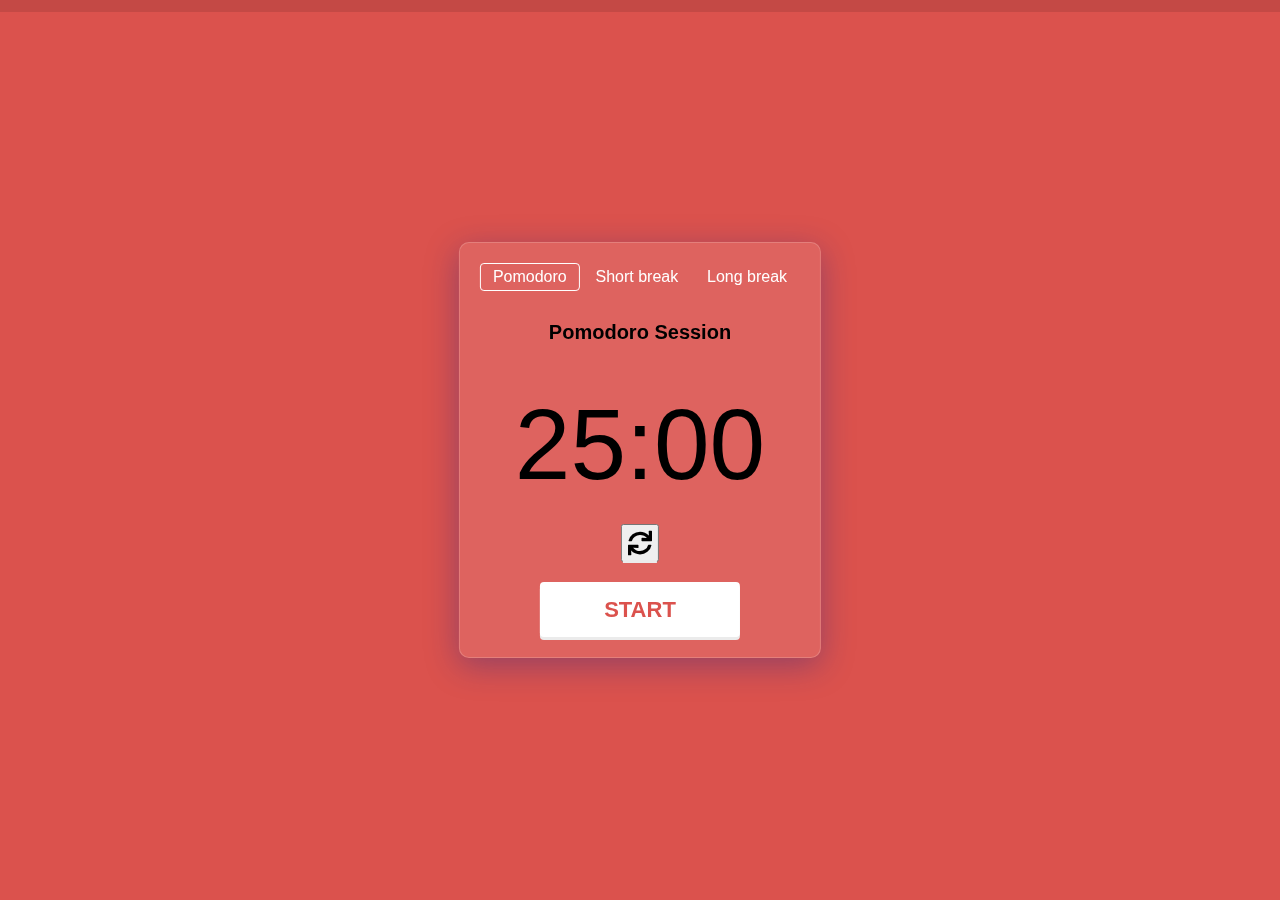
<file: 25+5-clock-pomodoro/index.html>
<!DOCTYPE html>
<html lang="en">

<head>
  <meta charset="UTF-8" />
  <meta name="viewport" content="width=device-width, initial-scale=1.0" />
  <link rel="stylesheet" href="https://cdnjs.cloudflare.com/ajax/libs/font-awesome/5.15.3/css/all.min.css" />
  <link rel="stylesheet" href="styles.css" />
  <title> 25 + 5 Clock-Pomodoro Clock</title>
</head>

<body>
  <main class="app">
    <progress id="js-progress" value="0"></progress>
    <div class="progress-bar"></div>
    <div class="timer">
      <div class="button-group mode-buttons" id="js-mode-buttons">
        <button data-mode="pomodoro" class="button active mode-button" id="js-pomodoro">
          Pomodoro
        </button>
        <button data-mode="shortBreak" class="button mode-button" id="js-short-break">
          Short break
        </button>
        <button data-mode="longBreak" class="button mode-button" id="js-long-break">
          Long break
        </button>
      </div>
      <div class="mode">
        <h1>Time to work!</h1>
      </div>
      <div class="clock" id="js-clock" id="time-left">
        <span id="js-minutes">25</span>
        <span class="separator">:</span>
        <span id="js-seconds">00</span>
      </div>
      <div>
        <button class="reset-btn" id="reset" title="Reset Clock"><i class="fa fa-refresh"
            aria-hidden="true"></i></button>
      </div>
      <div>
        <button class="main-button" data-action="start" id="js-btn" id="start_stop">Start</button>
      </div>
    </div>
  </main>
  <div class="hidden">
    <audio src="backtowork.mp3" data-sound="pomodoro"></audio>
    <audio src="break.mp3" data-sound="shortBreak"></audio>
    <audio src="break.mp3" data-sound="longBreak"></audio>
  </div>
  <script src="main.js"></script>
</body>

</html>
</file>
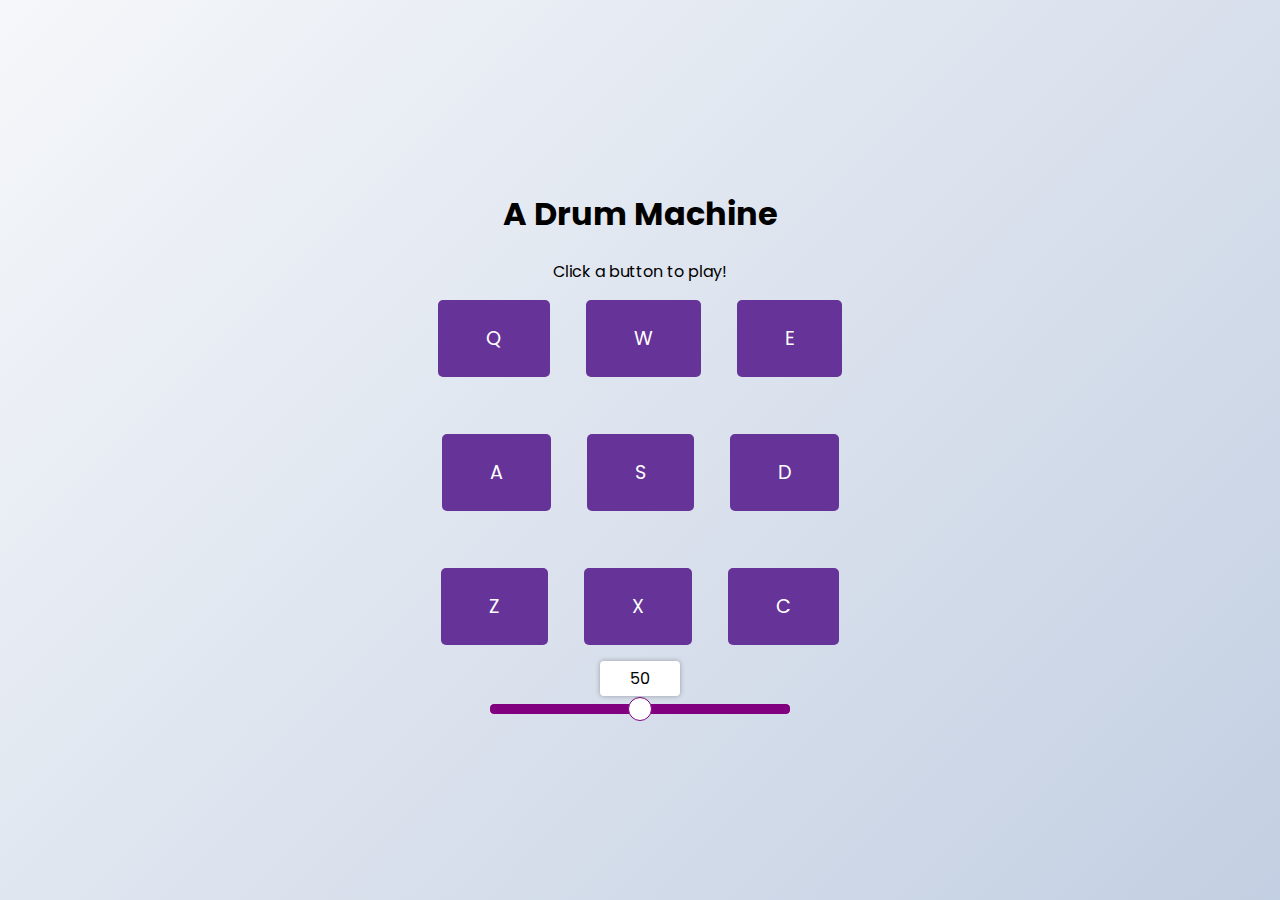
<file: drum-machine/index.html>
<!DOCTYPE html>
<html lang="en">

<head>
  <meta charset="UTF-8" />
  <meta name="viewport" content="width=device-width, initial-scale=1.0" />
  <link rel="stylesheet" href="style.css" />
  <title>Drum Machine</title>
</head>

<body>
  <div class="drum-container" id="drum-machine">
    <h1>A Drum Machine</h1>
    <div>
      <div>
        <div id="display">Click a button to play!</div>
      </div>
    </div>
    <div>
      <button class="drum-pad btn" id="drum-0" onclick="play('Q')">
        Q
        <audio src="./beats/Q.mp3" class="clip" id="Q">
      </button>
      <button class="drum-pad btn" id="drum-1" onclick="play('W')">
        W
        <audio src="./beats/W.mp3" class="clip" id="W">
      </button>
      <button class="drum-pad btn" id="drum-2" onclick="play('E')">
        E
        <audio src="./beats/E.mp3" class="clip" id="E">
      </button>
    </div>
    <br>

    <div>
      <button class="drum-pad btn" id="drum-3" onclick="play('A')">
        A
        <audio src="./beats/A.mp3" class="clip" id="A">
      </button>
      <button class="drum-pad btn col-3 btn-danger" id="drum-4" onclick="play('S')">
        S
        <audio src="./beats/S.mp3" class="clip" id="S">
      </button>
      <button class="drum-pad btn" id="drum-5" onclick="play('D')">
        D
        <audio src="./beats/D.mp3" class="clip" id="D">
      </button>
    </div>
    <br>

    <div>
      <button class="drum-pad btn" id="drum-6" onclick="play('Z')">
        Z
        <audio src="./beats/Z.mp3" class="clip" id="Z">
      </button>
      <button class="drum-pad btn" id="drum-7" onclick="play('X')">
        X
        <audio src="./beats/X.mp3" class="clip" id="X">
      </button>
      <button class="drum-pad btn" id="drum-8" onclick="play('C')">
        C
        <audio src="./beats/C.mp3" class="clip" id="C">
      </button>
    </div>
  </div>
  <br>
  
  <di>
    <div class="range-container">
      <input type="range" id="range" min="0" max="100">
      <label for="range">50</label>
    </div>
  </di>
  <script src="script.js"></script>
  <script src="https://cdn.freecodecamp.org/testable-projects-fcc/v1/bundle.js"></script>
</body>

</html>
</file>
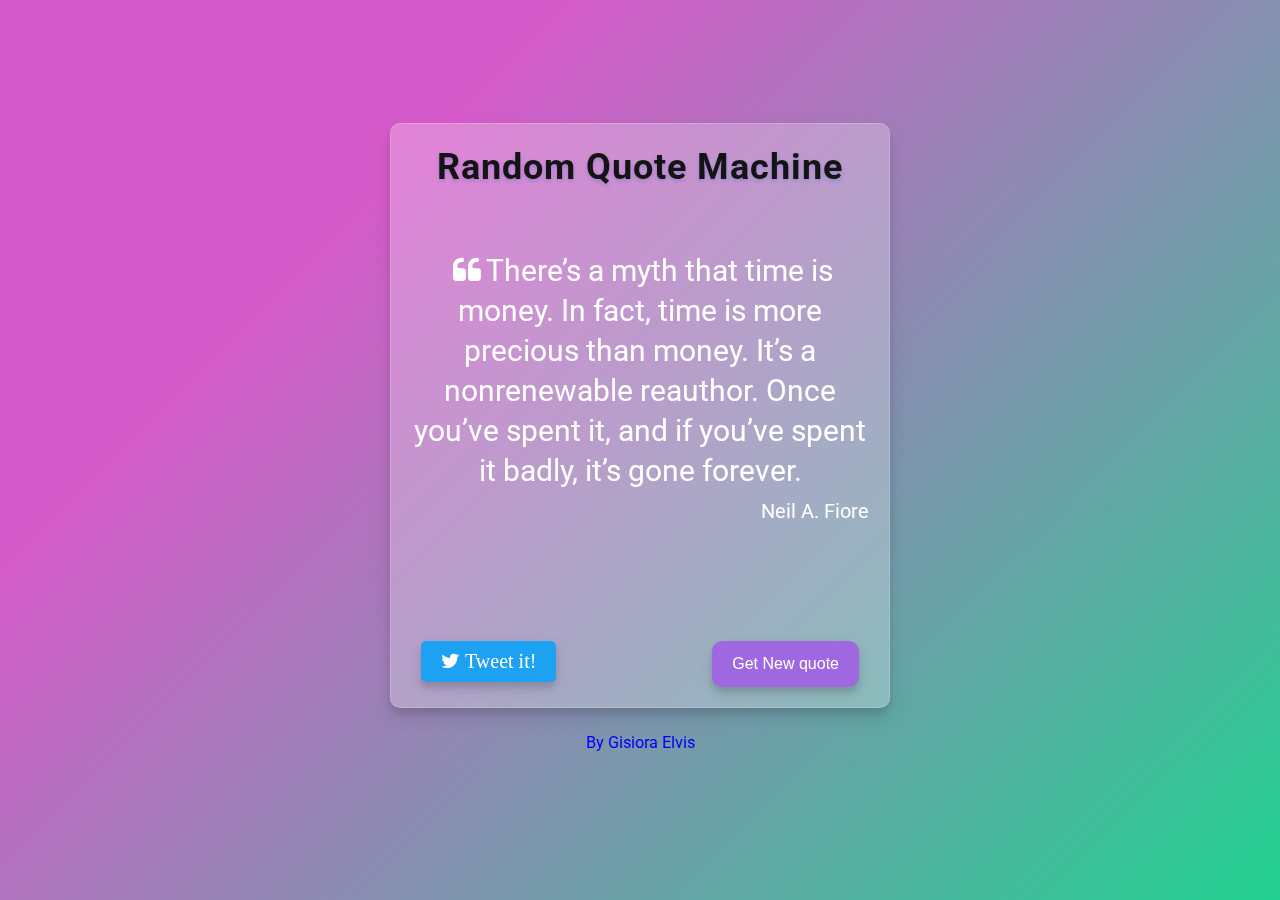
<file: Random-Quote-Machine/index.html>
<!DOCTYPE html>
<html lang="en">

<head>
  <meta charset="UTF-8" />
  <meta name="viewport" content="width=device-width, initial-scale=1.0" />
  <link rel="stylesheet" href="https://cdnjs.cloudflare.com/ajax/libs/font-awesome/4.7.0/css/font-awesome.min.css">
  <link rel="stylesheet" href="style.css" />
  <title>Random Quote Machine</title>
</head>

<body>
  <div class="quote-box" id="quote-box">
    <h3>Random Quote Machine</h3>
    <div class="quote-text">
      <i class="fa fa-quote-left">
      </i><span id="text">//Quote goes here</span>
      <div class="quote-author">
        <span id="author">//Author</span>
      </div>
    </div>
    <div id="js-spinner" class="spinner hidden">
      <div class="rect1"></div>
      <div class="rect2"></div>
      <div class="rect3"></div>
      <div class="rect4"></div>
      <div class="rect5"></div>
    </div>
    <div class="buttons">
      <button class="tweet-quote tweet-quote-btn">
        <a id="tweet-quote" title="Tweet this quote!" target="_blank" rel="noopener noreferrer">
          <i class="fa fa-twitter" aria-hidden="true"> Tweet it!</i>
        </a>
      </button>
      <button id="new-quote" class="new-quote-btn">Get New quote</button>
    </div>
  </div>
  <div class="footer">
    <a href="https://codepen.io/gisioraelvis/"> By Gisiora Elvis</a>
  </div>
  </div>
  <script src="script.js"></script>
  <script src="https://cdn.freecodecamp.org/testable-projects-fcc/v1/bundle.js"></script>
</body>

</html>
</file>
<file: 25+5-clock-pomodoro/styles.css>
html {
  font-size: 10px;
  box-sizing: border-box;
}

*,
*::before,
*::after {
  box-sizing: inherit;
  margin: 0;
  padding: 0;
}

:root {
  --pomodoro: rgb(219 82 77);
  --shortBreak: rgb(70 142 145);
  --longBreak: rgb(67 126 168);
}

body {
  background-color: var(--pomodoro);
  transition: background-color 1s ease;
  font-family: -apple-system, BlinkMacSystemFont, "Segoe UI", Roboto, Helvetica,
    Arial, sans-serif, "Apple Color Emoji", "Segoe UI Emoji", "Segoe UI Symbol";
  user-select: none;
}

progress {
  border-radius: 0.2rem;
  width: 100%;
  height: 1.2rem;
  position: fixed;
  top: 0;
}

progress::-webkit-progress-bar {
  background-color: rgba(0, 0, 0, 0.1);
}

progress::-webkit-progress-value {
  background-color: #fff;
}

.timer {
  position: absolute;
  top: 50%;
  left: 50%;
  transform: translate(-50%, -50%);
  padding: 2rem;
  text-align: center;
  width: fit-content;
  background: rgba(255, 255, 255, 0.1);
  box-shadow: 0 8px 32px 0 rgba(31, 38, 135, 0.37);
  backdrop-filter: blur(0px);
  -webkit-backdrop-filter: blur(0px);
  border-radius: 1rem;
  border: 1px solid rgba(255, 255, 255, 0.18);
}
.mode {
  margin-top: 3rem;
  margin-bottom: 0%;
  text-transform: capitalize;
}
.clock {
  margin-top: 50px;
  margin-bottom: 30px;
  font-size: 10rem;
  line-height: 1;
  display: flex;
  align-items: center;
  justify-content: center;
  font-family: arial, sans-serif;
}

.mode-button {
  font-size: 16px;
  height: 28px;
  cursor: pointer;
  box-shadow: none;
  font-weight: 400;
  color: #fff;
  border: 1px solid transparent;
  margin: 0px;
  border-radius: 4px;
  padding: 2px 12px;
  background: none;
}

.mode-button.active {
  border-color: #fff;
}

.fa-refresh:before {
  content: "\f021";
  text-align: center;
  font-size: 2.4rem;
  outline: none;
}

.fa {
  cursor: pointer;
  box-shadow: rgb(235, 235, 235) 0px 3px 0px;
  padding: 0.5rem 0.5rem;
  background-color: none;
}

.main-button {
  cursor: pointer;
  box-shadow: rgb(235, 235, 235) 0px 3px 0px;
  font-size: 22px;
  height: 55px;
  text-transform: uppercase;
  color: var(--pomodoro);
  font-weight: bold;
  width: 200px;
  background-color: white;
  border-width: initial;
  border-style: none;
  margin: 20px 0px 0px;
  padding: 0px 12px;
  border-radius: 4px;
  transition: color 0.5s ease-in-out 0s;
}

button:focus,
button:active {
  outline: none;
}

.main-button.active {
  transform: translateY(6px);
  box-shadow: none;
  outline: none;
}

.hidden {
  display: none;
}

@media screen and (max-width: 550px) {
  .clock {
    font-size: 8rem;
  }
}
</file>
<file: drum-machine/style.css>
@import url("https://fonts.googleapis.com/css2?family=Poppins:wght@200;400&display=swap");

* {
  box-sizing: border-box;
}

body {
  background-image: linear-gradient(135deg, #f5f7fa 0%, #c3cfe2 100%);
  font-family: "Poppins", sans-serif;
  display: flex;
  flex-direction: column;
  align-items: center;
  justify-content: center;
  text-align: center;
  height: 100vh;
  overflow: hidden;
  margin: 0;
}

.btn {
  background-color: rebeccapurple;
  border-radius: 5px;
  border: none;
  color: #fff;
  margin: 1rem;
  padding: 1.5rem 3rem;
  font-size: 1.2rem;
  font-family: inherit;
  cursor: pointer;
}

.btn:hover {
  opacity: 0.9;
}

.btn:focus {
  outline: none;
}

.range-container {
  position: relative;
}

input[type="range"] {
  width: 300px;
  margin: 18px 0;
  -webkit-appearance: none;
}

input[type="range"]:focus {
  outline: none;
}

input[type="range"] + label {
  background-color: #fff;
  position: absolute;
  top: -25px;
  left: 110px;
  width: 80px;
  padding: 5px 0;
  text-align: center;
  border-radius: 4px;
  box-shadow: 0 0 5px rgba(0, 0, 0, 0.3);
}

/* Chrome & Safari */
input[type="range"]::-webkit-slider-runnable-track {
  background: purple;
  border-radius: 4px;
  width: 100%;
  height: 10px;
  cursor: pointer;
}

input[type="range"]::-webkit-slider-thumb {
  -webkit-appearance: none;
  height: 24px;
  width: 24px;
  background: #fff;
  border-radius: 50%;
  border: 1px solid purple;
  margin-top: -7px;
  cursor: pointer;
}

/* Firefox */
input[type="range"]::-moz-range-track {
  background: purple;
  border-radius: 4px;
  width: 100%;
  height: 13px;
  cursor: pointer;
}

input[type="range"]::-moz-range-thumb {
  -webkit-appearance: none;
  height: 24px;
  width: 24px;
  background: #fff;
  border-radius: 50%;
  border: 1px solid purple;
  margin-top: -7px;
  cursor: pointer;
}

/* IE */
input[type="range"]::-ms-track {
  background: purple;
  border-radius: 4px;
  width: 100%;
  height: 13px;
  cursor: pointer;
}

input[type="range"]::-ms-thumb {
  -webkit-appearance: none;
  height: 24px;
  width: 24px;
  background: #fff;
  border-radius: 50%;
  border: 1px solid purple;
  margin-top: -7px;
  cursor: pointer;
}
</file>
<file: Random-Quote-Machine/style.css>
@import url("https://fonts.googleapis.com/css2?family=Roboto:wght@400;700&display=swap");

* {
  box-sizing: border-box;
}

body {
  background-color: #21d190;
  background-image: linear-gradient(315deg, #21d190 0%, #d65bca 74%);
  font-family: "Roboto", sans-serif;
  display: flex;
  flex-direction: column;
  align-items: center;
  justify-content: center;
  height: 100vh;
  overflow: hidden;
  margin: 0;
  padding: 20px;
}

h3 {
  margin: 5px 3px 0px;
  color: rgb(20, 20, 20);
  text-align: center;
  font-size: 36px;
  font-weight: 700;
  letter-spacing: 1px;
  line-height: 46px;
  padding: 5px 5px 10px;
  text-shadow: 0 2px 4px rgba(71, 97, 206, 0.36);
}

.quote-box {
  position: relative;
  align-items: center;
  color: #fff;
  background: rgba(255, 255, 255, 0.25);
  box-shadow: 0 8px 32px 0 rgba(31, 38, 135, 0.37);
  backdrop-filter: blur(4px);
  border-radius: 10px;
  border: 1px solid rgba(255, 255, 255, 0.18);
  border-radius: 10px;
  box-shadow: 0 10px 20px rgba(0, 0, 0, 0.1), 0 6px 6px rgba(0, 0, 0, 0.1);
  padding: 10px 20px;
  text-align: center;
  max-width: 100%;
  width: 500px;
}

.quote-author {
  text-align: right;
  font-size: 20px;
}

.fa-quote-left {
  margin: 5px;
}

.quote-text {
  align-items: center;
  font-size: 30px;
  line-height: 40px;
  margin: 50px auto;
  max-width: 600px;
}

.new-quote-btn {
  float: right;
  background-color: #9f68e0;
  color: #fff;
  border: 0;
  border-radius: 10px;
  box-shadow: 0 5px 15px rgba(0, 0, 0, 0.1), 0 6px 6px rgba(0, 0, 0, 0.1);
  padding: 14px 20px;
  margin: 10px;
  font-size: 16px;
  cursor: pointer;
  outline: 0;
}

.tweet-quote-btn {
  float: left;
  background-color: #1da1f2;
  border: 0;
  border-radius: 5px;
  box-shadow: 0 5px 15px rgba(0, 0, 0, 0.1), 0 6px 6px rgba(0, 0, 0, 0.1);
  padding: 10px 20px;
  margin: 10px;
  font-size: 16px;
  cursor: pointer;
}

.fa-twitter {
  color: #fff;
  font-size: 20px;
}

.new-quote-btn:disabled {
  background-color: #cccccc;
  color: #666666;
  cursor: not-allowed;
}

.btn:active,
.btn:focus,
.tweet-quote-btn:focus,
.tweet-quote-btn:active {
  outline: 0;
  transform: scale(0.9);
}

.footer a {
  text-decoration: none;
  display: flex;
  justify-content: center;
  padding: 5px;
  margin: 20px;
}

.spinner {
  margin: 10px auto;
  width: 50px;
  height: 40px;
  text-align: center;
  font-size: 10px;
}

.spinner.hidden {
  visibility: hidden;
}

.spinner > div {
  background-color: #333;
  height: 100%;
  width: 6px;
  display: inline-block;

  -webkit-animation: sk-stretchdelay 1.2s infinite ease-in-out;
  animation: sk-stretchdelay 1.2s infinite ease-in-out;
}

.spinner .rect2 {
  -webkit-animation-delay: -1.1s;
  animation-delay: -1.1s;
}

.spinner .rect3 {
  -webkit-animation-delay: -1s;
  animation-delay: -1s;
}

.spinner .rect4 {
  -webkit-animation-delay: -0.9s;
  animation-delay: -0.9s;
}

.spinner .rect5 {
  -webkit-animation-delay: -0.8s;
  animation-delay: -0.8s;
}

@-webkit-keyframes sk-stretchdelay {
  0%,
  40%,
  100% {
    -webkit-transform: scaleY(0.4);
  }
  20% {
    -webkit-transform: scaleY(1);
  }
}

@keyframes sk-stretchdelay {
  0%,
  40%,
  100% {
    transform: scaleY(0.4);
    -webkit-transform: scaleY(0.4);
  }
  20% {
    transform: scaleY(1);
    -webkit-transform: scaleY(1);
  }
}
</file>
